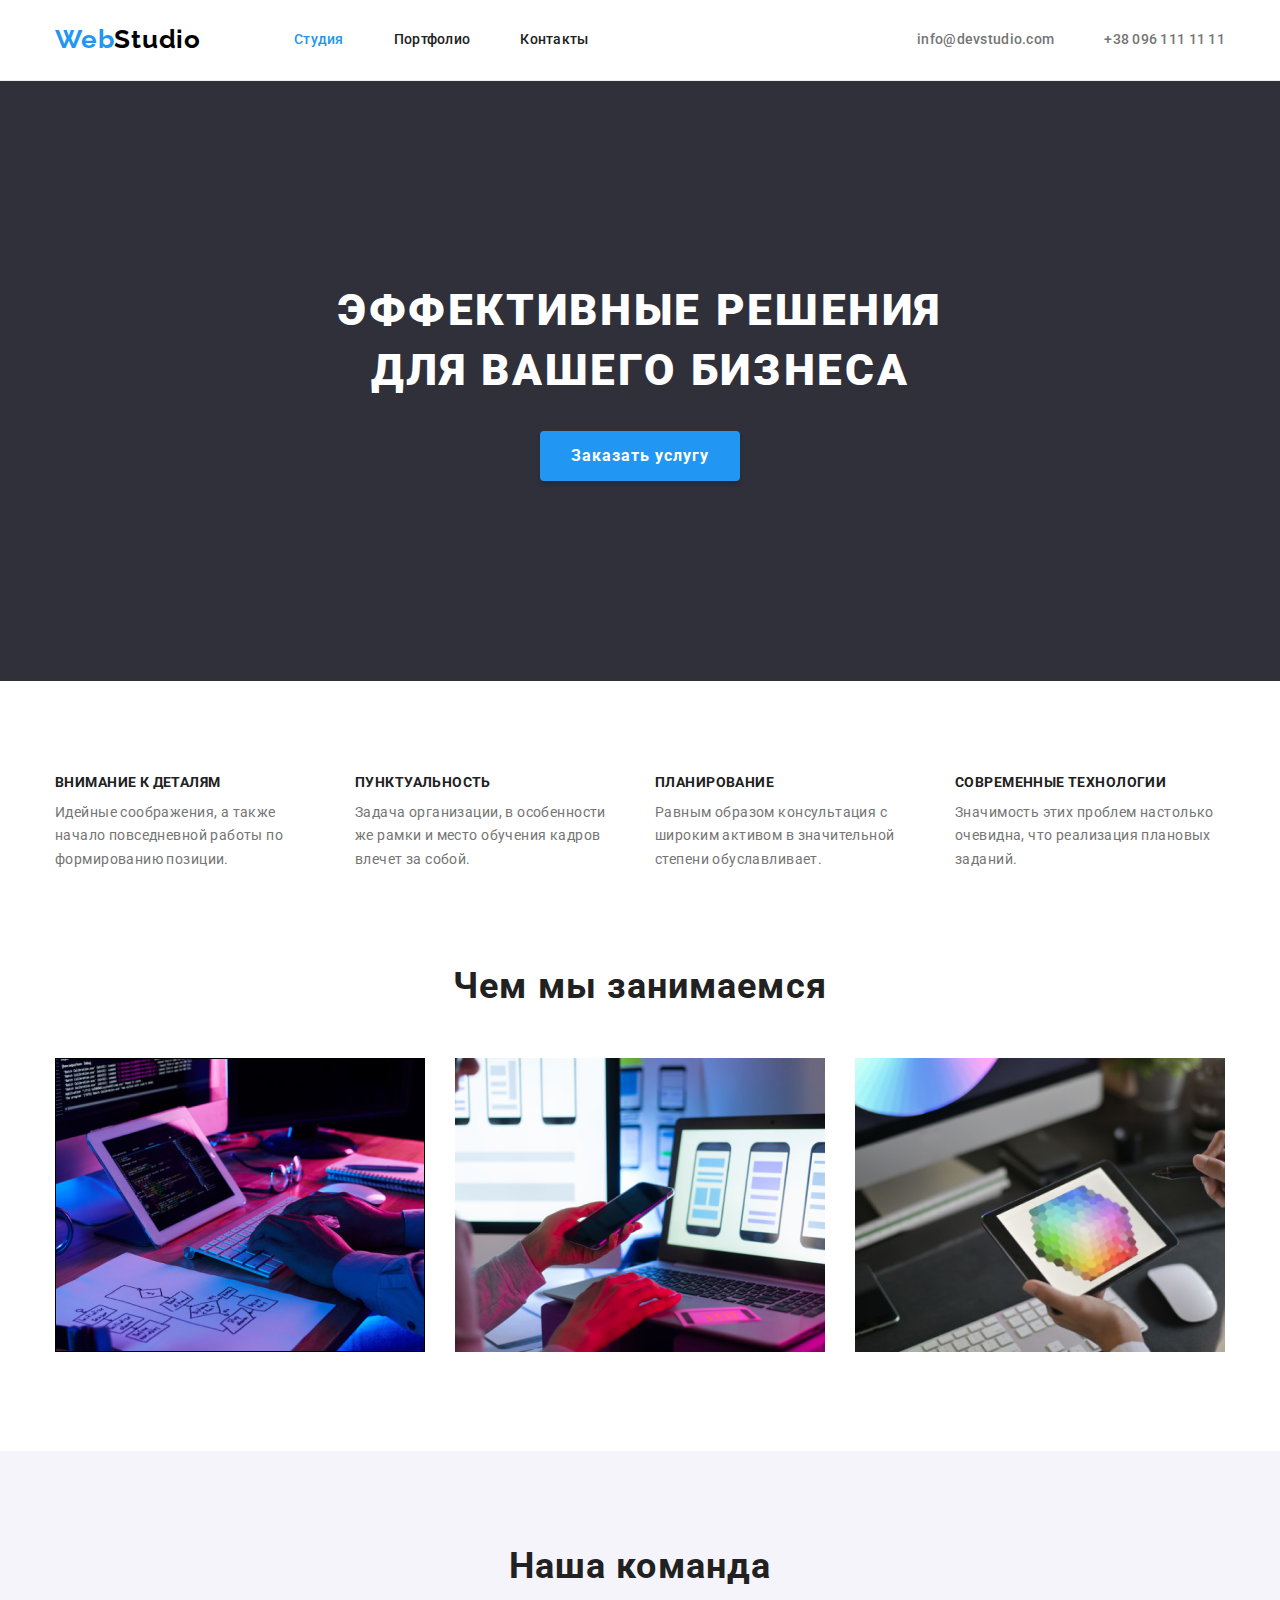
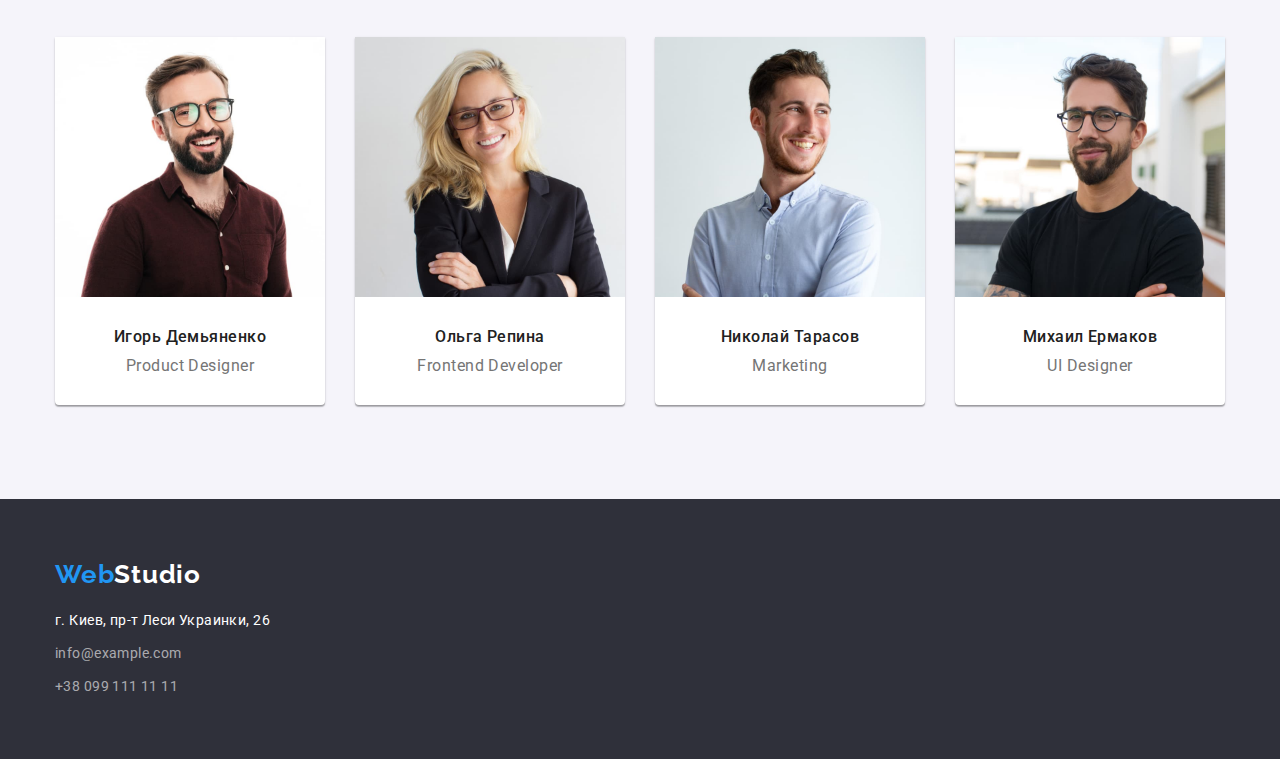
<file: index.html>
<!DOCTYPE html>
<html lang="ru">
  <head>
    <meta charset="UTF-8" />
    <meta http-equiv="X-UA-Compatible" content="IE=edge" />
    <meta name="viewport" content="width=device-width, initial-scale=1.0" />
    <title>Студия</title>
    <link rel="preconnect" href="https://fonts.googleapis.com" />
    <link rel="preconnect" href="https://fonts.gstatic.com" crossorigin />
    <link
      href="https://fonts.googleapis.com/css2?family=Raleway:wght@700&family=Roboto:wght@400;500;700;900&display=swap"
      rel="stylesheet"
    />
    <link
      rel="stylesheet"
      href="https://cdnjs.cloudflare.com/ajax/libs/modern-normalize/1.0.0/modern-normalize.min.css"
    />
    <link rel="stylesheet" href="./css/styles.css" />
  </head>
  <body>
    <!-- header_section -->

    <header class="header">
      <div class="container flex-nav">
        <!-- header_section_nav -->

        <nav class="nav">
          <a href="/" class="logo-first link"><span class="firstpart-logo">Web</span>Studio</a>
          <ul class="nav-list list">
            <li class="item"><a href="#" class="link top-link current-link">Студия</a></li>
            <li class="item"><a href="./portfolio.html" class="link top-link">Портфолио</a></li>
            <li class="item"><a href="#" class="link top-link">Контакты</a></li>
          </ul>
        </nav>
        <!-- header_section_contact -->
        <ul class="auth-nav list">
          <li class="item">
            <a href="mailto:info@devstudio.com" class="link topnav-link top-link">info@devstudio.com</a>
          </li>
          <li class="item"><a href="tel:+380961111111" class="link topnav-link top-link">+38 096 111 11 11</a></li>
        </ul>
      </div>
    </header>

    <!-- main_section -->
    <main>
      <!-- main_section_1 -->

      <section class="hero-section">
        <div class="container">
          <h1 class="hero-text">Эффективные решения для вашего бизнеса</h1>
          <button type="button" class="hero-btn">Заказать услугу</button>
        </div>
      </section>

      <!-- main_section_2 -->
      <section class="tips-section section">
        <div class="container">
          <h2 class="our-tips visually-hidden">Наши преимущества</h2>
          <ul class="tips-list list">
            <li class="item">
              <h3 class="our-tips-headers">Внимание к деталям</h3>
              <p class="our-tips-text">
                Идейные соображения, а также начало повседневной работы по формированию позиции.
              </p>
            </li>
            <li class="item">
              <h3 class="our-tips-headers">Пунктуальность</h3>
              <p class="our-tips-text">
                Задача организации, в особенности же рамки и место обучения кадров влечет за собой.
              </p>
            </li>
            <li class="item">
              <h3 class="our-tips-headers">Планирование</h3>
              <p class="our-tips-text">
                Равным образом консультация с широким активом в значительной степени обуславливает.
              </p>
            </li>
            <li class="item">
              <h3 class="our-tips-headers">Современные технологии</h3>
              <p class="our-tips-text">Значимость этих проблем настолько очевидна, что реализация плановых заданий.</p>
            </li>
          </ul>
        </div>
      </section>
      <!-- main_section_3 -->
      <section class="section">
        <div class="container">
          <h2 class="wwdo-header">Чем мы занимаемся</h2>
          <ul class="wwdo-list list">
            <li class="item"><img src="./images/box1.jpg" alt="Планирование" width="370" height="294" /></li>
            <li class="item"><img src="./images/box2.jpg" alt="Пунктуальность" width="370" height="294" /></li>
            <li class="item"><img src="./images/box3.jpg" alt="Современные технологии" width="370" height="294" /></li>
          </ul>
        </div>
      </section>
      <!-- main_section_4 -->
      <section class="team-section section">
        <div class="container">
          <h2 class="our-team">Наша команда</h2>
          <ul class="our-team-list list">
            <li class="team-card">
              <img src="./images/img1.jpg" class="team-card-img" alt="Игорь Демьяненко" width="270" height="260" />
              <div class="team-card-text">
                <h3 class="team-card-name">Игорь Демьяненко</h3>
                <p class="team-card-profession">Product Designer</p>
              </div>
            </li>
            <li class="team-card">
              <img src="./images/img2.jpg" class="team-card-img" alt="Ольга Репина" width="270" height="260" />
              <div class="team-card-text">
                <h3 class="team-card-name">Ольга Репина</h3>
                <p class="team-card-profession">Frontend Developer</p>
              </div>
            </li>
            <li class="team-card">
              <img src="./images/img3.jpg" class="team-card-img" alt="Николай Тарасов" width="270" height="260" />
              <div class="team-card-text">
                <h3 class="team-card-name">Николай Тарасов</h3>
                <p class="team-card-profession">Marketing</p>
              </div>
            </li>
            <li class="team-card">
              <img src="./images/img4.jpg" class="team-card-img" alt="Михаил Ермаков" width="270" height="260" />
              <div class="team-card-text">
                <h3 class="team-card-name">Михаил Ермаков</h3>
                <p class="team-card-profession">UI Designer</p>
              </div>
            </li>
          </ul>
        </div>
      </section>
    </main>
    <!-- footer_section -->
    <footer class="footer-section">
      <div class="container">
        <a href="/" class="logo-second link"><span class="firstpart-logo">Web</span>Studio</a>
        <address class="address">
          <ul class="address-list list">
            <li><a href="#" class="link faddress-link">г. Киев, пр-т Леси Украинки, 26</a></li>
            <li><a href="mailto:info@example.com" class="link faddress-link-second">info@example.com</a></li>
            <li><a href="tel:+380991111111" class="link faddress-link-second">+38 099 111 11 11</a></li>
          </ul>
        </address>
      </div>
    </footer>
  </body>
</html>
</file>
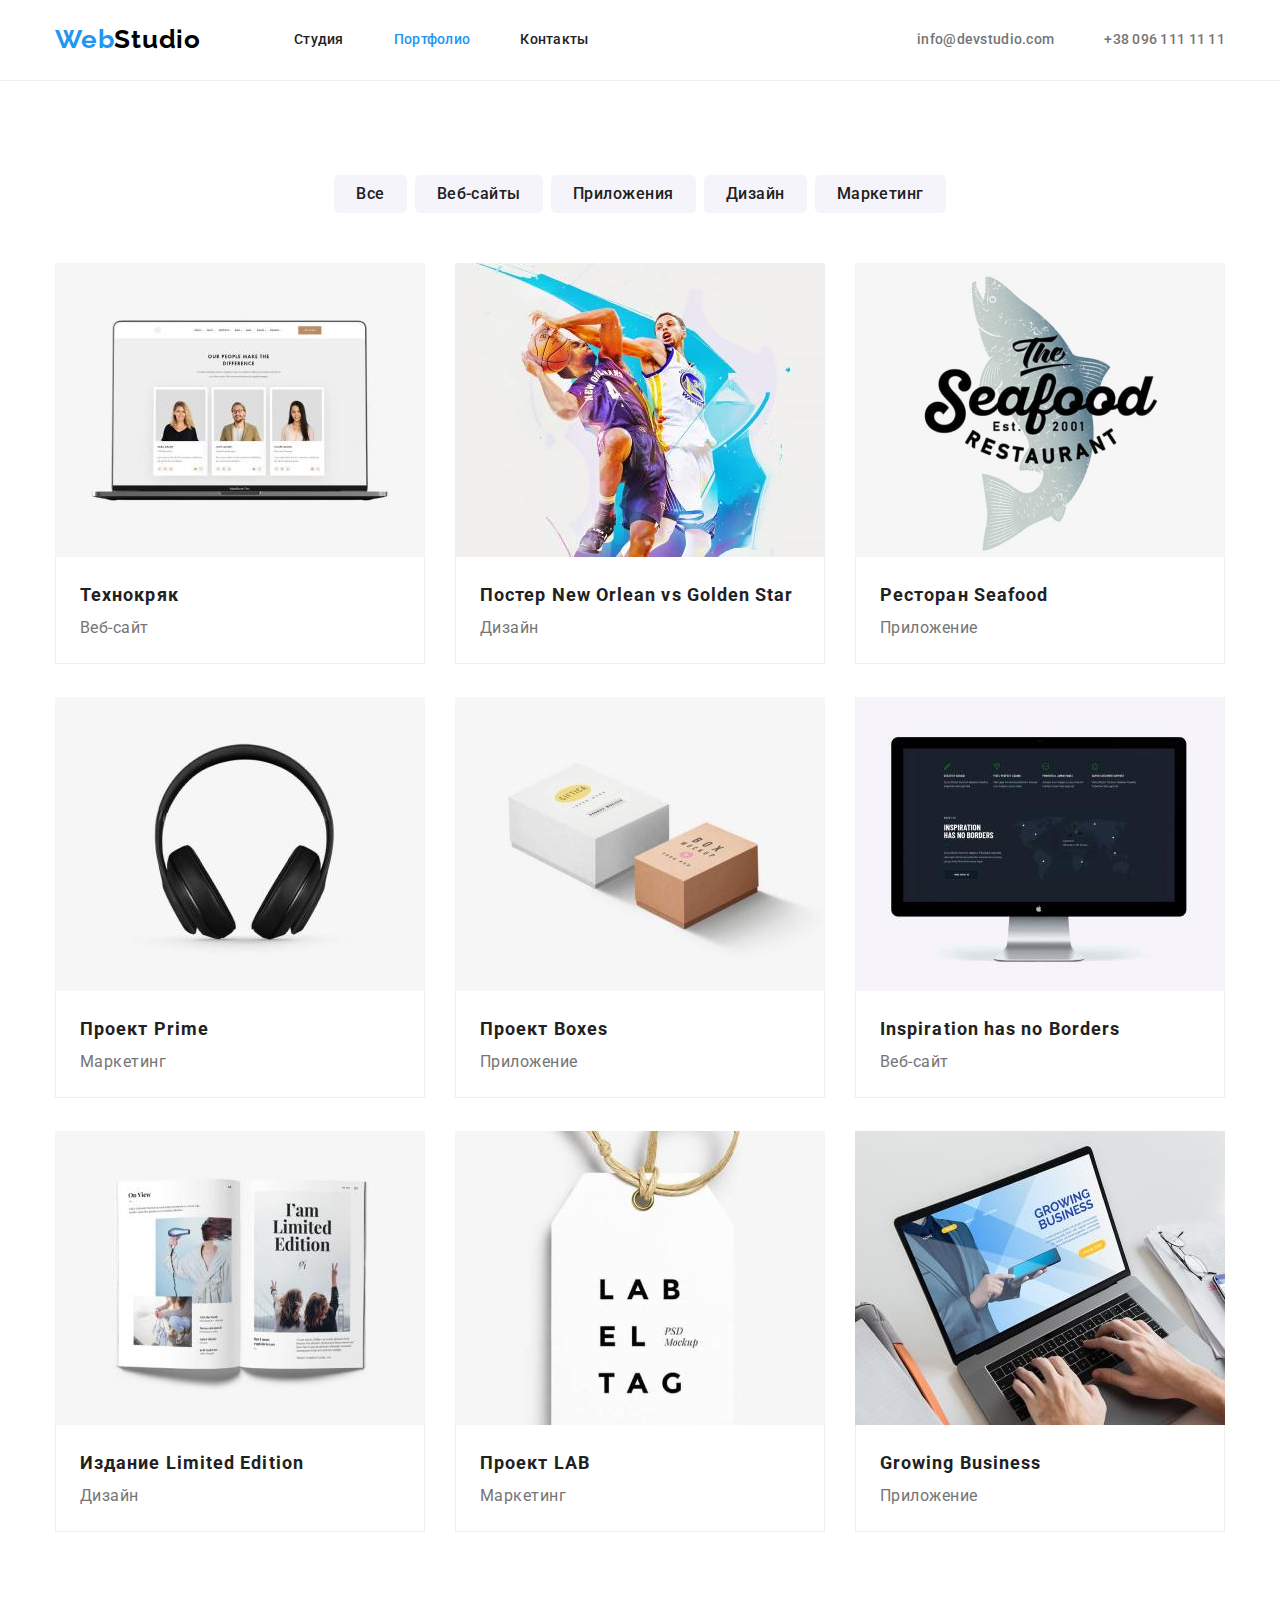
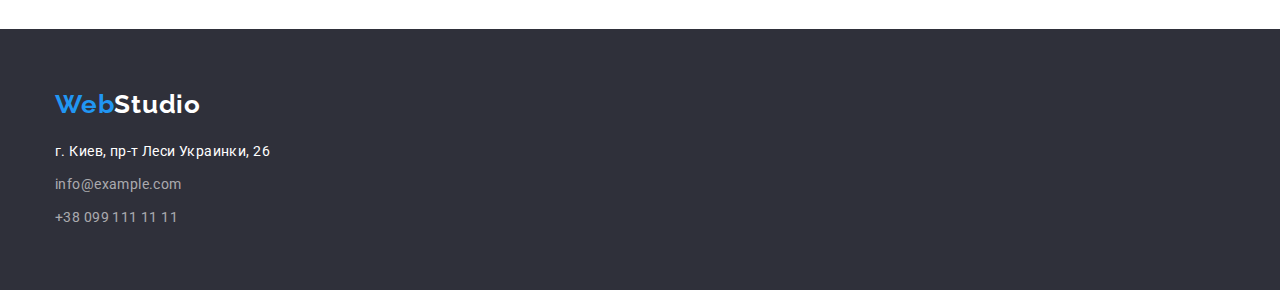
<file: portfolio.html>
<!DOCTYPE html>
<html lang="ru">
  <head>
    <meta charset="UTF-8" />
    <meta http-equiv="X-UA-Compatible" content="IE=edge" />
    <meta name="viewport" content="width=device-width, initial-scale=1.0" />
    <title>Портфолио</title>
    <link rel="preconnect" href="https://fonts.googleapis.com" />
    <link rel="preconnect" href="https://fonts.gstatic.com" crossorigin />
    <link
      href="https://fonts.googleapis.com/css2?family=Raleway:wght@700&family=Roboto:wght@400;500;700;900&display=swap"
      rel="stylesheet"
    />
    <link
      rel="stylesheet"
      href="https://cdnjs.cloudflare.com/ajax/libs/modern-normalize/1.0.0/modern-normalize.min.css"
    />
    <link rel="stylesheet" href="./css/styles.css" />
  </head>
  <body>
    <!-- header_section -->
    <header class="header">
      <div class="container">
        <!-- header_section_nav -->

        <div class="flex-nav">
          <nav class="nav">
            <a href="/" class="logo-first link"><span class="firstpart-logo">Web</span>Studio</a>
            <ul class="nav-list list">
              <li class="item"><a href="./index.html" class="link top-link">Студия</a></li>
              <li class="item"><a href="#" class="link top-link current-link">Портфолио</a></li>
              <li class="item"><a href="#" class="link top-link">Контакты</a></li>
            </ul>
          </nav>
          <!-- header_section_contact -->
          <ul class="auth-nav list">
            <li class="item">
              <a href="mailto:info@devstudio.com" class="link topnav-link top-link">info@devstudio.com</a>
            </li>
            <li class="item"><a href="tel:+380961111111" class="link topnav-link top-link">+38 096 111 11 11</a></li>
          </ul>
        </div>
      </div>
    </header>
    <!-- main-portfolio -->
    <main>
      <section class="section">
        <div class="container">
          <h1 class="main-section-header">Наши работы</h1>
          <ul class="btns-list list">
            <li class="item"><button type="button" class="port-btn">Все</button></li>
            <li class="item"><button type="button" class="port-btn">Веб-сайты</button></li>
            <li class="item"><button type="button" class="port-btn">Приложения</button></li>
            <li class="item"><button type="button" class="port-btn">Дизайн</button></li>
            <li class="item"><button type="button" class="port-btn">Маркетинг</button></li>
          </ul>

          <ul class="port-card-list list">
            <li class="item port-card-block">
              <a href="" class="link">
                <img src="./images/imgp1.jpg" class="port-card-img" alt="Технокряк" width="370" height="294" />
                <div class="port-card-text">
                  <h2 class="card-header">Технокряк</h2>
                  <p class="card-paragraph">Веб-сайт</p>
                </div>
              </a>
            </li>

            <li class="item port-card-block">
              <a href="" class="link">
                <img
                  src="./images/imgp2.jpg"
                  class="port-card-img"
                  alt="Постер New Orlean vs Golden Star"
                  width="370"
                  height="294"
                />
                <div class="port-card-text">
                  <h2 class="card-header">Постер New Orlean vs Golden Star</h2>
                  <p class="card-paragraph">Дизайн</p>
                </div>
              </a>
            </li>

            <li class="item port-card-block">
              <a href="" class="link">
                <img src="./images/imgp3.png" class="port-card-img" alt="Ресторан Seafood" width="370" height="294" />
                <div class="port-card-text">
                  <h2 class="card-header">Ресторан Seafood</h2>
                  <p class="card-paragraph">Приложение</p>
                </div>
              </a>
            </li>

            <li class="item port-card-block">
              <a href="" class="link">
                <img src="./images/imgp4.jpg" class="port-card-img" alt="Проект Prime" width="370" height="294" />
                <div class="port-card-text">
                  <h2 class="card-header">Проект Prime</h2>
                  <p class="card-paragraph">Маркетинг</p>
                </div>
              </a>
            </li>

            <li class="item port-card-block">
              <a href="" class="link">
                <img src="./images/imgp5.jpg" class="port-card-img" alt="Проект Boxes" width="370" height="294" />
                <div class="port-card-text">
                  <h2 class="card-header">Проект Boxes</h2>
                  <p class="card-paragraph">Приложение</p>
                </div>
              </a>
            </li>

            <li class="item port-card-block">
              <a href="" class="link">
                <img
                  src="./images/imgp6.jpg"
                  class="port-card-img"
                  alt="Inspiration has no Borders"
                  width="370"
                  height="294"
                />
                <div class="port-card-text">
                  <h2 class="card-header">Inspiration has no Borders</h2>
                  <p class="card-paragraph">Веб-сайт</p>
                </div>
              </a>
            </li>

            <li class="item port-card-block">
              <a href="" class="link">
                <img
                  src="./images/imgp7.jpg"
                  class="port-card-img"
                  alt="Издание Limited Edition"
                  width="370"
                  height="294"
                />
                <div class="port-card-text">
                  <h2 class="card-header">Издание Limited Edition</h2>
                  <p class="card-paragraph">Дизайн</p>
                </div>
              </a>
            </li>

            <li class="item port-card-block">
              <a href="" class="link">
                <img src="./images/imgp8.jpg" class="port-card-img" alt="Проект LAB" width="370" height="294" />
                <div class="port-card-text">
                  <h2 class="card-header">Проект LAB</h2>
                  <p class="card-paragraph">Маркетинг</p>
                </div>
              </a>
            </li>

            <li class="item port-card-block">
              <a href="" class="link">
                <img src="./images/imgp9.jpg" class="port-card-img" alt="Growing Business" width="370" height="294" />
                <div class="port-card-text">
                  <h2 class="card-header">Growing Business</h2>
                  <p class="card-paragraph">Приложение</p>
                </div>
              </a>
            </li>
          </ul>
        </div>
      </section>
    </main>
    <!-- footer_section -->
    <footer class="footer-section">
      <div class="container">
        <a href="/" class="logo-second link"><span class="firstpart-logo">Web</span>Studio</a>
        <address class="address">
          <ul class="address-list list">
            <li><a href="#" class="link faddress-link">г. Киев, пр-т Леси Украинки, 26</a></li>
            <li><a href="mailto:info@example.com" class="link faddress-link-second">info@example.com</a></li>
            <li><a href="tel:+380991111111" class="link faddress-link-second">+38 099 111 11 11</a></li>
          </ul>
        </address>
      </div>
    </footer>
  </body>
</html>
</file>
<file: css/styles.css>
:root {
  --primary-color: #212121;
  --accent-color: #2196f3;
  --second-color-text: #757575;
  --third-color: #ffffff;
  --footer-address-color: rgba(255, 255, 255, 0.6);
}

body {
  font-family: 'Roboto', sans-serif;
  color: #212121;
  background-color: #ffffff;
}

h1,
h2,
h3,
h4,
h5,
h6,
p,
ul {
  margin: 0;
  padding: 0;
}

.container {
  width: 1200px;
  margin-left: auto;
  margin-right: auto;
  padding-left: 15px;
  padding-right: 15px;
}
.section {
  padding-top: 94px;
  padding-bottom: 94px;
}

.logo-first {
  color: #000000;
  font-family: Raleway;
  font-style: normal;
  font-weight: bold;
  font-size: 26px;
  line-height: 1.19;
  letter-spacing: 0.03em;
}
.logo-second {
  color: var(--third-color);
  font-family: Raleway;
  font-style: normal;
  font-weight: bold;
  font-size: 26px;
  line-height: 1.19;
  letter-spacing: 0.03em;
}

.firstpart-logo {
  color: var(--accent-color);
}

.link {
  text-decoration: none;
}

.top-link {
  color: var(--primary-color);
  font-family: Roboto;
  font-style: normal;
  font-weight: 500;
  font-size: 14px;
  line-height: 1.14;
  letter-spacing: 0.02em;
}
.top-link:hover,
.top-link:focus {
  color: var(--accent-color);
}

.current-link {
  color: var(--accent-color);
}

.list {
  list-style: none;
}

.topnav-link {
  color: var(--second-color-text);
}

.topnav-link:hover {
}

.footer-section {
  background-color: #2f303a;
  padding-top: 60px;
  padding-bottom: 60px;
}
.faddress-link {
  color: var(--third-color);
  font-style: normal;
  font-family: Roboto;
  font-style: normal;
  font-weight: normal;
  font-size: 14px;
  line-height: 1.71;
  letter-spacing: 0.03em;
}
.faddress-link-second {
  color: var(--footer-address-color);
  font-style: normal;
  font-family: Roboto;
  font-style: normal;
  font-weight: normal;
  font-size: 14px;
  line-height: 1.71;
  letter-spacing: 0.03em;
  display: inline-block;
}
.team-section {
  background-color: #f5f4fa;
}

.address-list li:not(:last-child) {
  margin-bottom: 9px;
}

.hero-section {
  background-color: #2f303a;
  text-align: center;
  padding-top: 200px;
  padding-bottom: 200px;
}

.hero-text {
  color: var(--third-color);
  font-family: Roboto;
  font-style: normal;
  font-weight: 900;
  font-size: 44px;
  line-height: 1.36;
  text-align: center;
  letter-spacing: 0.06em;
  text-transform: uppercase;
  width: 696px;
  margin: 0 auto;
  margin-bottom: 30px;
}

.hero-btn {
  background-color: var(--accent-color);
  box-shadow: 0px 4px 4px rgba(0, 0, 0, 0.15);
  border-radius: 4px;
  width: 200px;
  height: 50px;
  color: #ffffff;
  font-family: Roboto;
  font-style: normal;
  font-weight: bold;
  font-size: 16px;
  line-height: 1.87;
  align-items: center;
  text-align: center;
  letter-spacing: 0.06em;
  border-style: none;
  cursor: pointer;
}

.visually-hidden {
  position: absolute;
  clip: rect(0 0 0 0);
  width: 1px;
  height: 1px;
  margin: -1px;
}

.tips-section {
  padding-bottom: 0;
}

.our-tips-headers {
  font-family: Roboto;
  font-style: normal;
  font-weight: bold;
  font-size: 14px;
  line-height: 1.14;
  letter-spacing: 0.03em;
  text-transform: uppercase;
  margin-bottom: 10px;
}

.our-tips-text {
  font-family: Roboto;
  font-style: normal;
  font-weight: normal;
  font-size: 14px;
  line-height: 1.71;
  color: var(--second-color-text);
  letter-spacing: 0.03em;
}
.wwdo-header {
  font-family: Roboto;
  font-style: normal;
  font-weight: bold;
  font-size: 36px;
  line-height: 1.16;
  text-align: center;
  letter-spacing: 0.03em;
  margin-bottom: 50px;
}

.header {
  border-bottom: 1px solid #ececec;
  padding-bottom: 25px;
  padding-top: 24px;
}

.faddress-link:hover,
.faddress-link:focus,
.faddress-link-second:hover,
.faddress-link-second:focus {
  color: var(--accent-color);
}

.address {
  margin-top: 20px;
}

.main-section-header {
  font-size: 0;
}

.port-btn {
  color: #212121;
  background-color: #f5f4fa;
  padding: 6px 22px;
  font-family: Roboto;
  font-style: normal;
  font-weight: 500;
  font-size: 16px;
  line-height: 1.62;
  text-align: center;
  letter-spacing: 0.03em;
  border-style: none;
  border-radius: 5px;
  cursor: pointer;
}
.btns-list {
  margin-bottom: 50px;
  display: flex;
  justify-content: center;
}

.btns-list .item + .item {
  margin-left: 8px;
}

.port-btn:hover,
.port-btn:focus {
  color: #ffffff;
  background-color: var(--accent-color);
}

.port-card-block {
  background-color: #ffffff;
  width: 370px;
  height: 404px;
  display: block;
}
.port-card-text {
  border-bottom: 1px solid #eeeeee;
  border-right: 1px solid #eeeeee;
  border-left: 1px solid #eeeeee;
  padding: 20px 24px;
  display: block;
}
.port-card-img {
  display: block;
}

.card-header {
  font-family: Roboto;
  font-style: normal;
  font-weight: bold;
  font-size: 18px;
  line-height: 2;
  letter-spacing: 0.06em;
  color: #212121;
}

.card-paragraph {
  font-family: Roboto;
  font-style: normal;
  font-weight: normal;
  font-size: 16px;
  line-height: 1.87;
  letter-spacing: 0.03em;
  color: #757575;
}

.team-card-name {
  color: var(--primary-color);
  font-family: Roboto;
  font-style: normal;
  font-weight: 500;
  font-size: 16px;
  line-height: 19px;
  text-align: center;
  letter-spacing: 0.03em;
  margin-bottom: 10px;
}
.team-card-profession {
  color: var(--second-color-text);
  font-family: Roboto;
  font-style: normal;
  font-weight: normal;
  font-size: 16px;
  line-height: 19px;
  text-align: center;
  letter-spacing: 0.03em;
}

.team-card-text {
  padding-top: 30px;
  padding-bottom: 30px;
}

.team-card {
  width: 270px;
  border-radius: 5px;
  background-color: var(--third-color);
  box-shadow: 0px 1px 3px rgba(0, 0, 0, 0.12), 0px 1px 1px rgba(0, 0, 0, 0.14), 0px 2px 1px rgba(0, 0, 0, 0.2);
  border-radius: 0px 0px 4px 4px;
}
.our-team {
  color: var(--primary-color);
  font-family: Roboto;
  font-style: normal;
  font-weight: bold;
  font-size: 36px;
  line-height: 42px;
  text-align: center;
  letter-spacing: 0.03em;
  margin-bottom: 50px;
}
.team-card-img {
  display: block;
}

.auth-nav .item + .item {
  margin-left: 50px;
}

.nav-list {
  display: flex;
  margin-left: 93px;
}

.nav-list .item + .item {
  margin-left: 50px;
}

.auth-nav {
  display: flex;
  margin-left: auto;
}

.nav {
  display: flex;
  align-items: center;
}

.flex-nav {
  display: flex;
  align-items: center;
}

.tips-list {
  display: flex;
}

.tips-list .item + .item {
  margin-left: 30px;
}

.tips-list .item {
  width: 270px;
}

.wwdo-list {
  display: flex;
}

.wwdo-list .item + .item {
  margin-left: 30px;
}

.our-team-list {
  display: flex;
}

.our-team-list .team-card + .team-card {
  margin-left: 30px;
}

.port-card-list {
  display: flex;
  flex-wrap: wrap;
  margin-top: -30px;
  margin-left: -30px;
}

.port-card-list .item {
  margin-top: 30px;
  margin-left: 30px;

  flex-basis: calc((100% - 90px) / 3);
}
</file>
